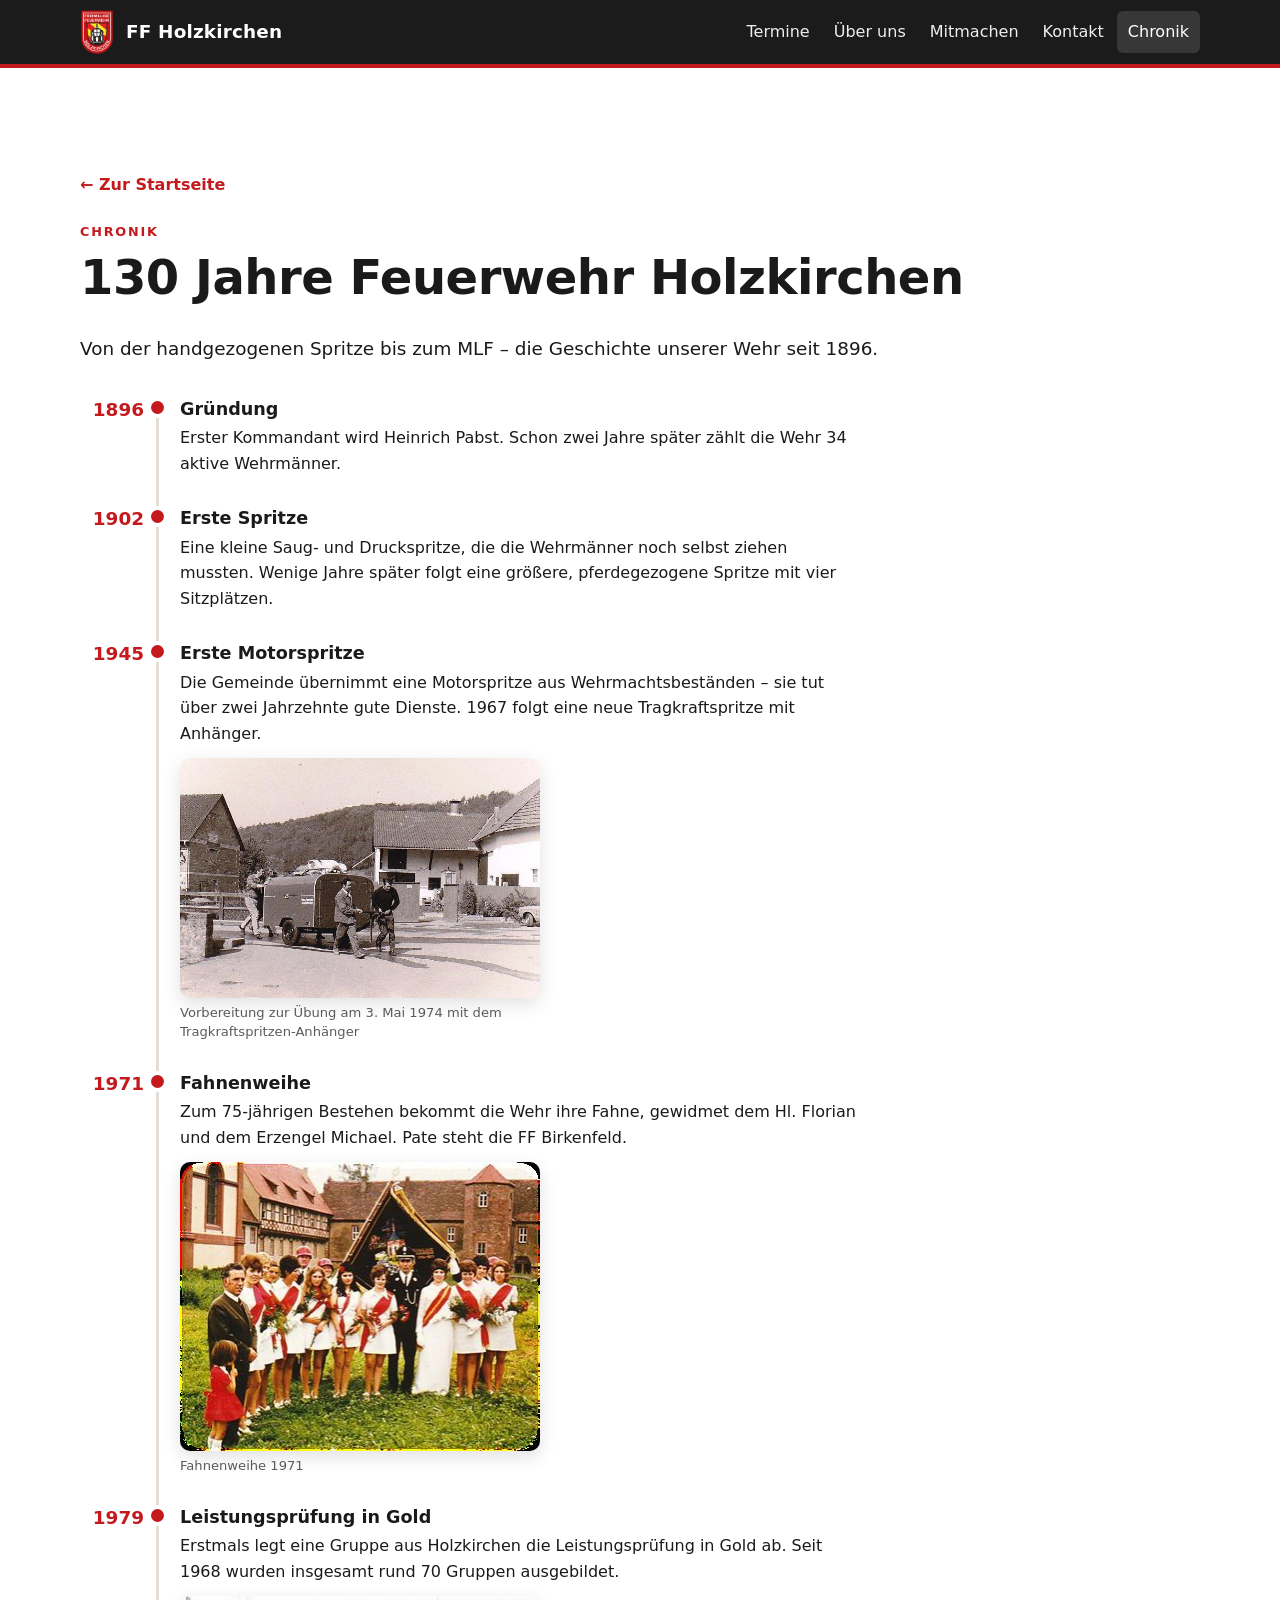
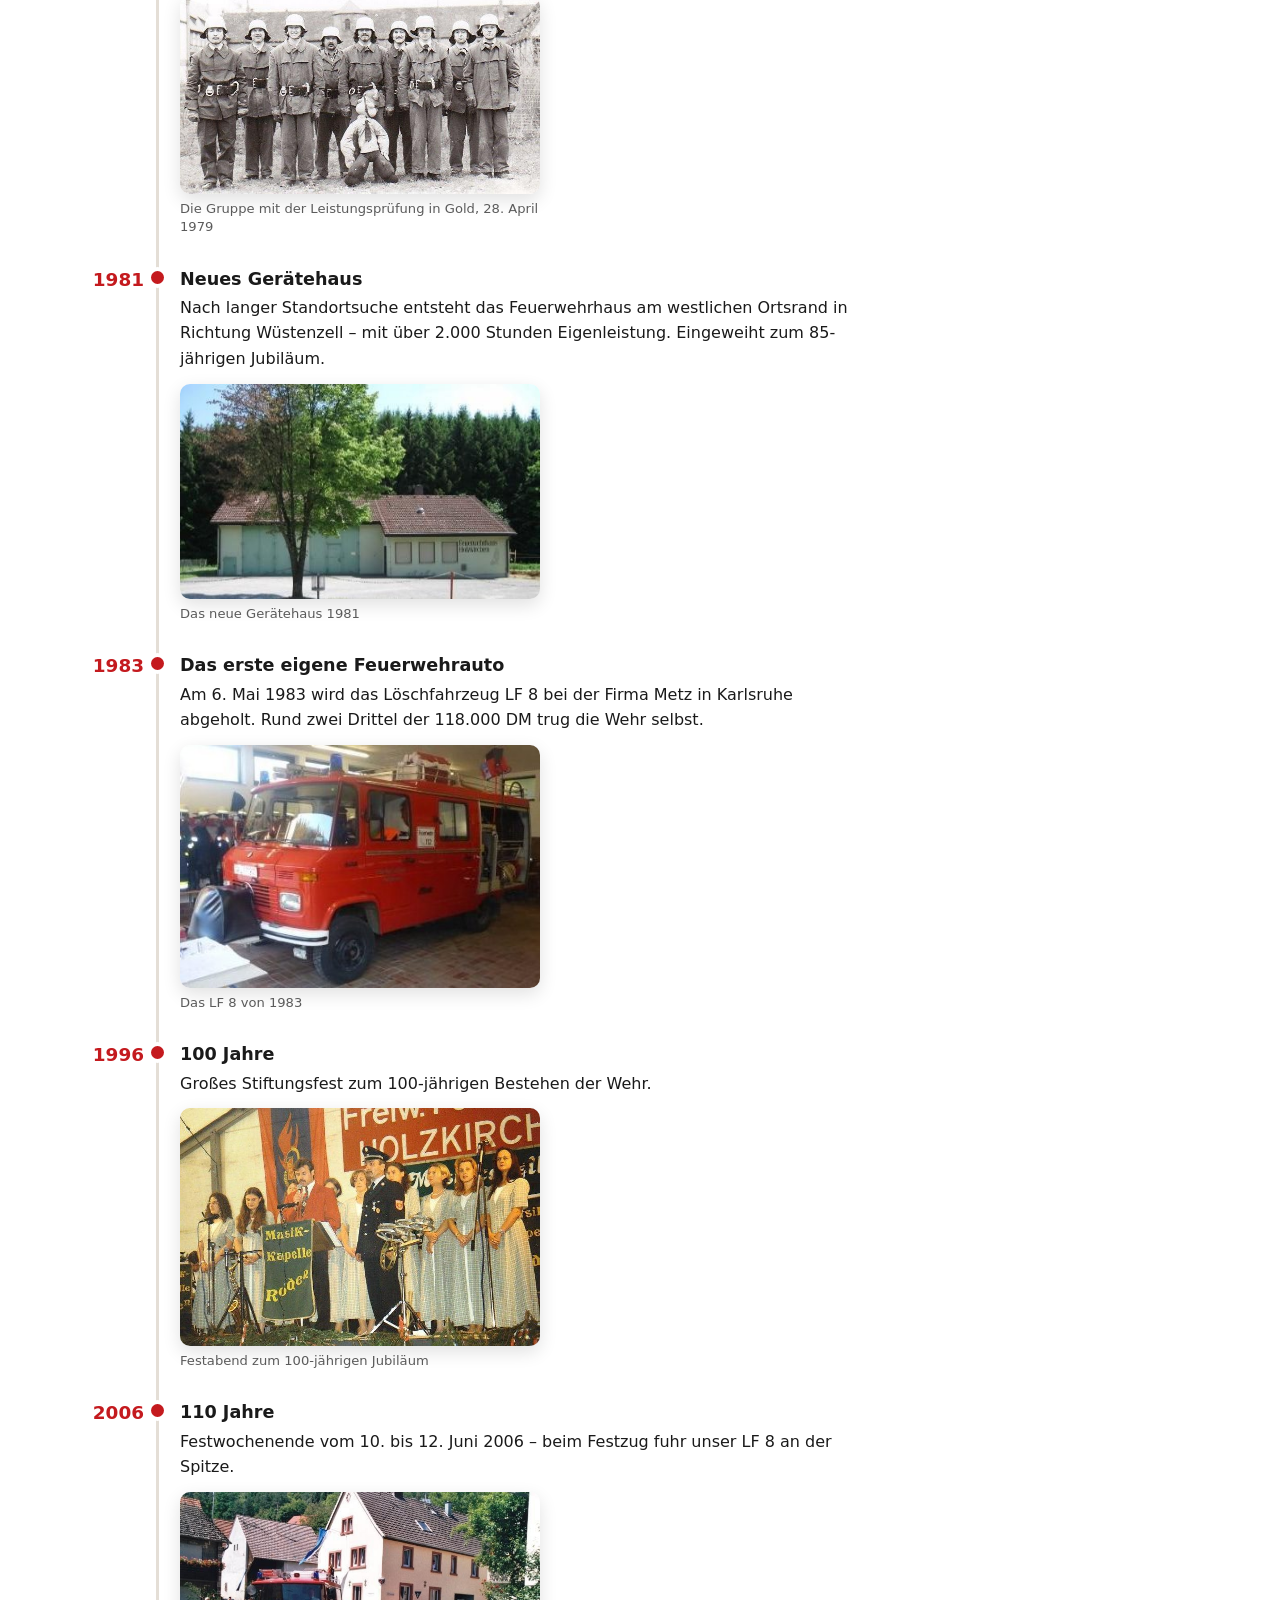
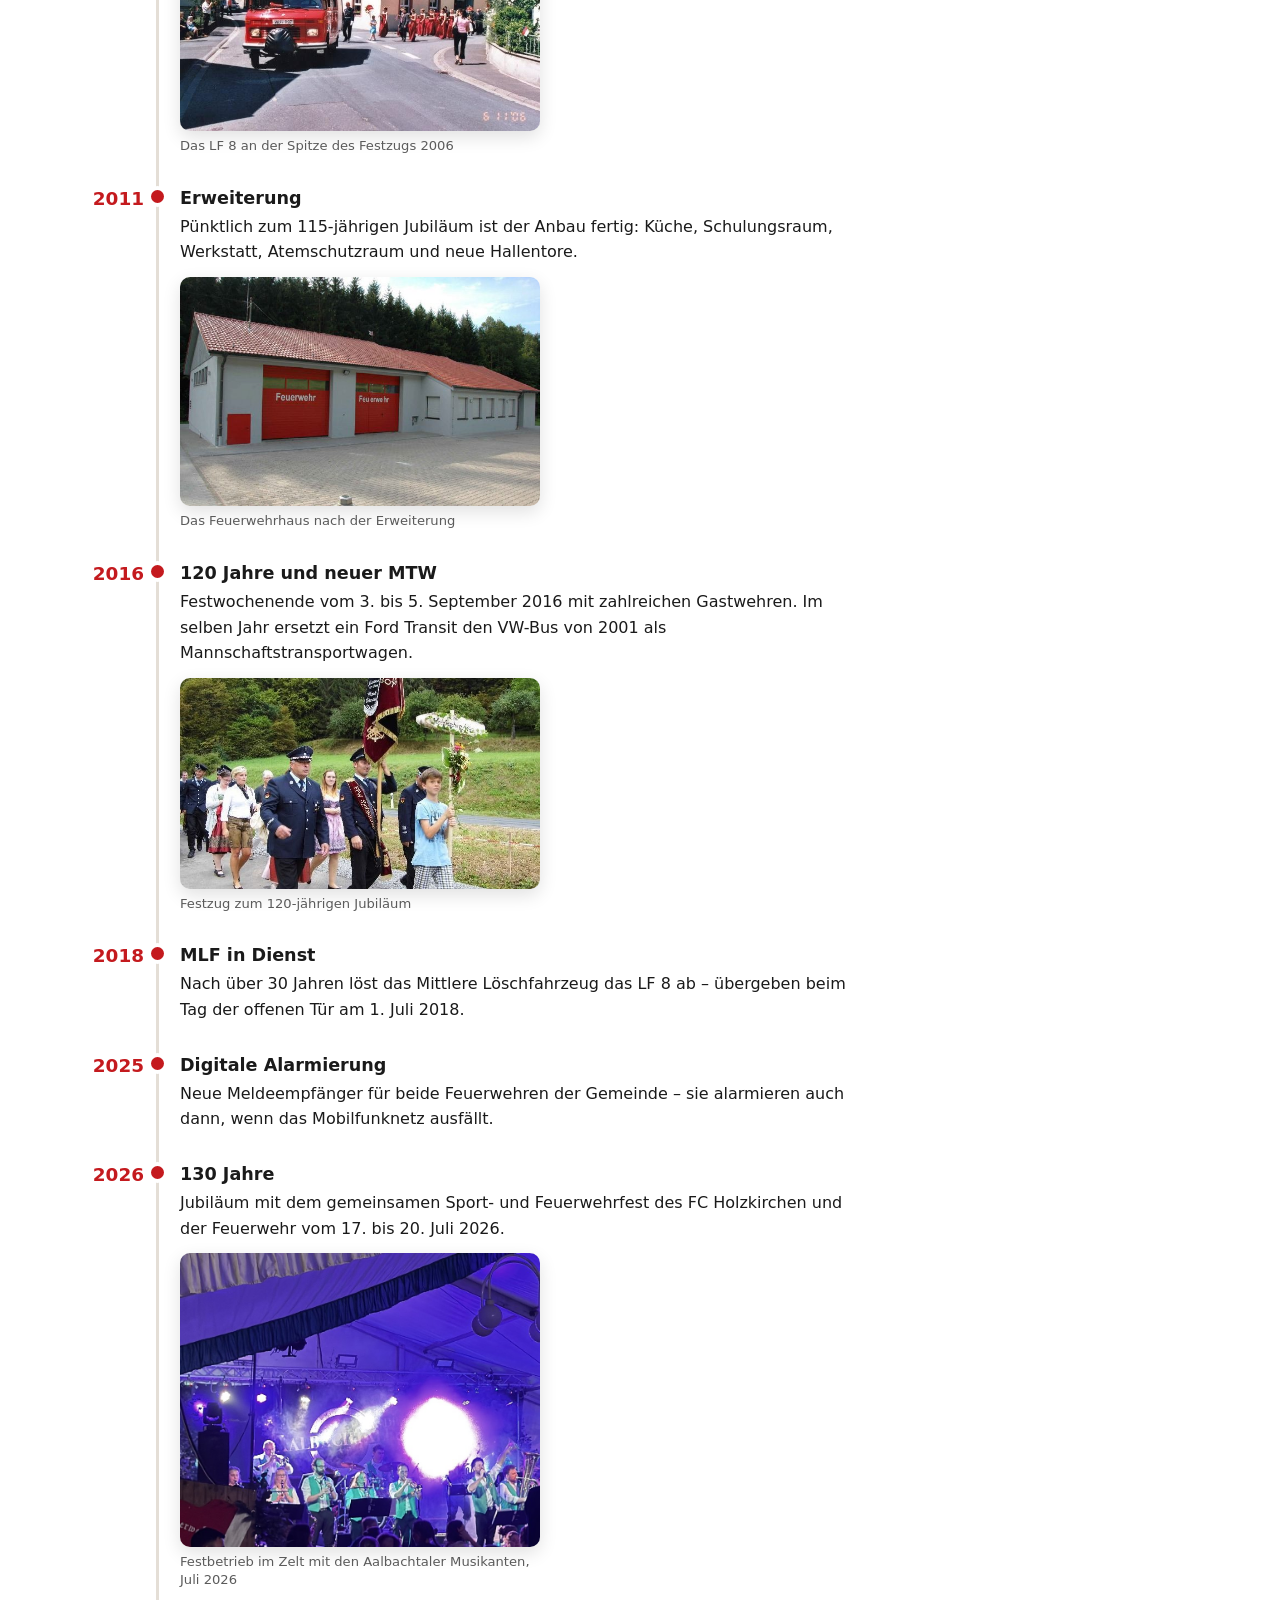
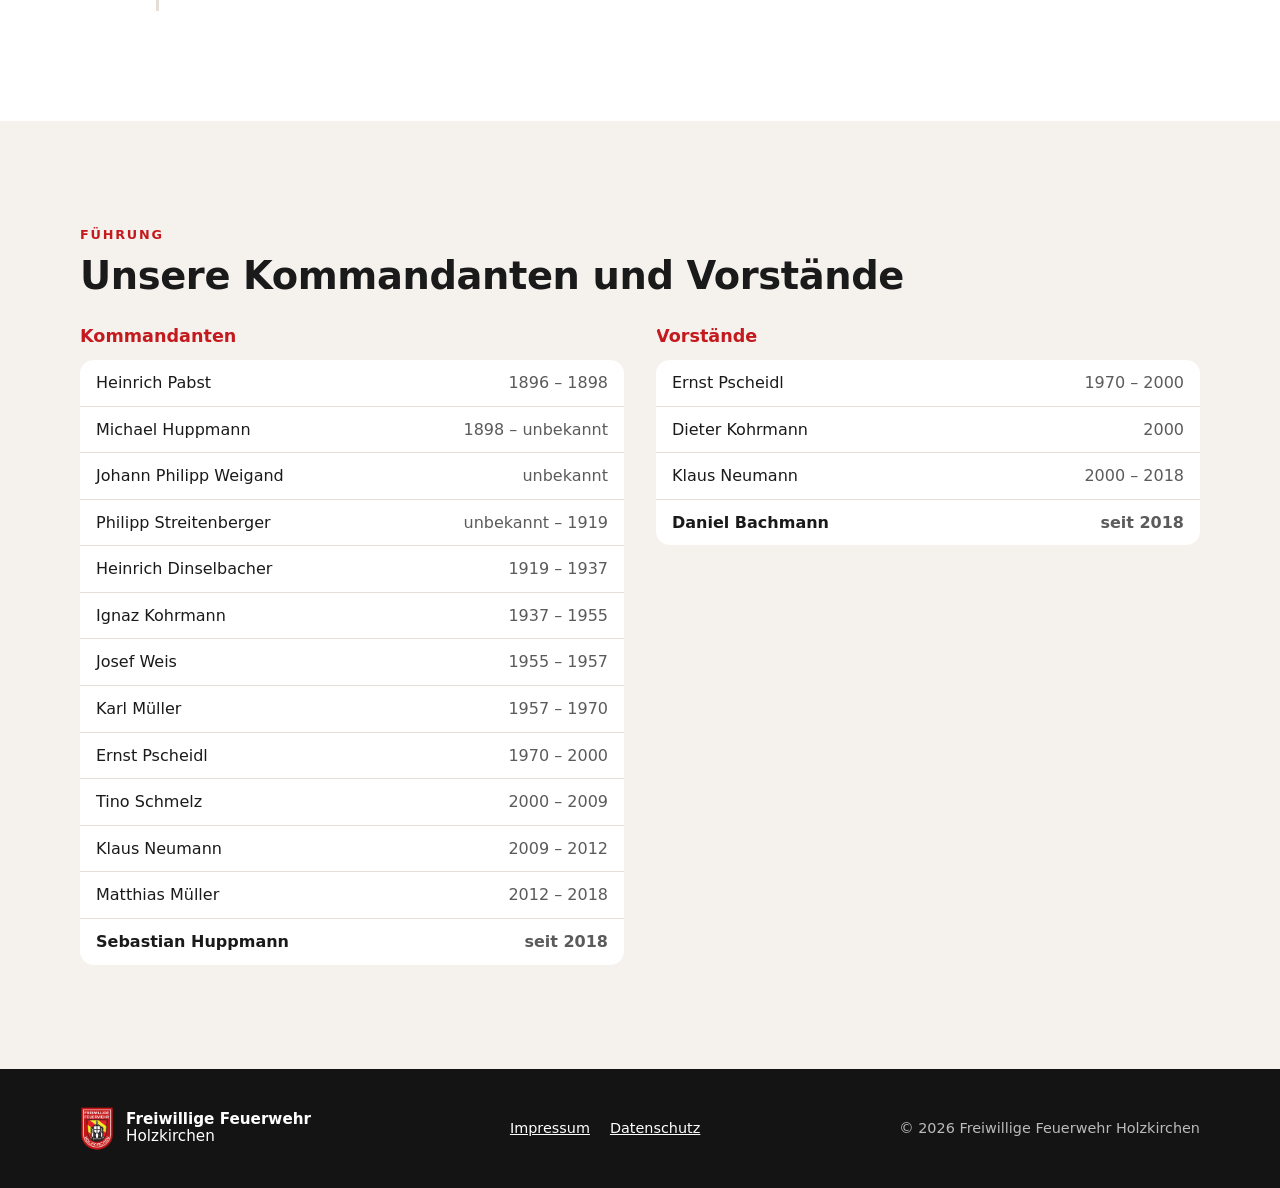
<file: website/chronik.html>
<!doctype html>
<html lang="de">
<head>
  <meta charset="utf-8">
  <meta name="viewport" content="width=device-width, initial-scale=1">
  <title>Chronik – Freiwillige Feuerwehr Holzkirchen</title>
  <meta name="description" content="Freiwillige Feuerwehr Holzkirchen: Chronik seit 1896, Kommandanten und Vorstände.">
  <link rel="icon" href="img/logo.png">
  <link rel="stylesheet" href="style.css">
</head>
<body>

<header class="topbar">
  <div class="wrap topbar-inner">
    <a class="brand" href="index.html">
      <img src="img/logo.png" alt="Wappen der Freiwilligen Feuerwehr Holzkirchen" width="40" height="56">
      <span class="brand-name">FF Holzkirchen</span>
    </a>
    <button class="menu-btn" aria-expanded="false" aria-controls="nav" aria-label="Menü öffnen">
      <span></span><span></span><span></span>
    </button>
    <nav id="nav" class="nav">
      <a href="index.html#termine">Termine</a>
      <a href="index.html#ueber-uns">Über uns</a>
      <a href="index.html#mitmachen">Mitmachen</a>
      <a href="index.html#kontakt">Kontakt</a>
      <a href="chronik.html" aria-current="page">Chronik</a>
    </nav>
  </div>
</header>

<main>
  <!-- CHRONIK -->
  <section id="chronik" class="section chronik-page">
    <div class="wrap">
      <a class="back" href="index.html">← Zur Startseite</a>
      <p class="eyebrow">Chronik</p>
      <h1><span class="jahre">130</span> Jahre Feuerwehr Holzkirchen</h1>
      <p class="lead">Von der handgezogenen Spritze bis zum MLF – die Geschichte unserer Wehr seit 1896.</p>
      <ol class="timeline">
        <li><time>1896</time><div><strong>Gründung</strong><p>Erster Kommandant wird Heinrich Pabst. Schon zwei Jahre später zählt die Wehr 34 aktive Wehrmänner.</p></div></li>
        <li><time>1902</time><div><strong>Erste Spritze</strong><p>Eine kleine Saug- und Druckspritze, die die Wehrmänner noch selbst ziehen mussten. Wenige Jahre später folgt eine größere, pferdegezogene Spritze mit vier Sitzplätzen.</p></div></li>
        <li><time>1945</time><div><strong>Erste Motorspritze</strong><p>Die Gemeinde übernimmt eine Motorspritze aus Wehrmachtsbeständen – sie tut über zwei Jahrzehnte gute Dienste. 1967 folgt eine neue Tragkraftspritze mit Anhänger.</p><figure><img src="img/chronik-1974-uebung.jpg" alt="Vorbereitung zur Übung am 3. Mai 1974 mit dem Tragkraftspritzen-Anhänger" loading="lazy"><figcaption>Vorbereitung zur Übung am 3. Mai 1974 mit dem Tragkraftspritzen-Anhänger</figcaption></figure></div></li>
        <li><time>1971</time><div><strong>Fahnenweihe</strong><p>Zum 75-jährigen Bestehen bekommt die Wehr ihre Fahne, gewidmet dem Hl. Florian und dem Erzengel Michael. Pate steht die FF Birkenfeld.</p><figure><img src="img/chronik-1971-fahnenweihe.jpg" alt="Fahnenweihe 1971" loading="lazy"><figcaption>Fahnenweihe 1971</figcaption></figure></div></li>
        <li><time>1979</time><div><strong>Leistungsprüfung in Gold</strong><p>Erstmals legt eine Gruppe aus Holzkirchen die Leistungsprüfung in Gold ab. Seit 1968 wurden insgesamt rund 70 Gruppen ausgebildet.</p><figure><img src="img/chronik-1979-leistungspruefung.jpg" alt="Die Gruppe mit der Leistungsprüfung in Gold, 28. April 1979" loading="lazy"><figcaption>Die Gruppe mit der Leistungsprüfung in Gold, 28. April 1979</figcaption></figure></div></li>
        <li><time>1981</time><div><strong>Neues Gerätehaus</strong><p>Nach langer Standortsuche entsteht das Feuerwehrhaus am westlichen Ortsrand in Richtung Wüstenzell – mit über 2.000 Stunden Eigenleistung. Eingeweiht zum 85-jährigen Jubiläum.</p><figure><img src="img/chronik-1981-geraetehaus.jpg" alt="Das neue Gerätehaus 1981" loading="lazy"><figcaption>Das neue Gerätehaus 1981</figcaption></figure></div></li>
        <li><time>1983</time><div><strong>Das erste eigene Feuerwehrauto</strong><p>Am 6. Mai 1983 wird das Löschfahrzeug LF 8 bei der Firma Metz in Karlsruhe abgeholt. Rund zwei Drittel der 118.000 DM trug die Wehr selbst.</p><figure><img src="img/chronik-1983-lf8.jpg" alt="Das LF 8 von 1983" loading="lazy"><figcaption>Das LF 8 von 1983</figcaption></figure></div></li>
        <li><time>1996</time><div><strong>100 Jahre</strong><p>Großes Stiftungsfest zum 100-jährigen Bestehen der Wehr.</p><figure><img src="img/chronik-1996-100-jahre.jpg" alt="Festabend zum 100-jährigen Jubiläum" loading="lazy"><figcaption>Festabend zum 100-jährigen Jubiläum</figcaption></figure></div></li>
        <li><time>2006</time><div><strong>110 Jahre</strong><p>Festwochenende vom 10. bis 12. Juni 2006 – beim Festzug fuhr unser LF 8 an der Spitze.</p><figure><img src="img/chronik-2006-festzug-lf8.jpg" alt="Das LF 8 an der Spitze des Festzugs 2006" loading="lazy"><figcaption>Das LF 8 an der Spitze des Festzugs 2006</figcaption></figure></div></li>
        <li><time>2011</time><div><strong>Erweiterung</strong><p>Pünktlich zum 115-jährigen Jubiläum ist der Anbau fertig: Küche, Schulungsraum, Werkstatt, Atemschutzraum und neue Hallentore.</p><figure><img src="img/chronik-2011-feuerwehrhaus.jpg" alt="Das Feuerwehrhaus nach der Erweiterung" loading="lazy"><figcaption>Das Feuerwehrhaus nach der Erweiterung</figcaption></figure></div></li>
        <li><time>2016</time><div><strong>120 Jahre und neuer MTW</strong><p>Festwochenende vom 3. bis 5. September 2016 mit zahlreichen Gastwehren. Im selben Jahr ersetzt ein Ford Transit den VW-Bus von 2001 als Mannschaftstransportwagen.</p><figure><img src="img/chronik-2016-120-jahre.jpg" alt="Festzug zum 120-jährigen Jubiläum" loading="lazy"><figcaption>Festzug zum 120-jährigen Jubiläum</figcaption></figure></div></li>
        <li><time>2018</time><div><strong>MLF in Dienst</strong><p>Nach über 30 Jahren löst das Mittlere Löschfahrzeug das LF 8 ab – übergeben beim Tag der offenen Tür am 1. Juli 2018.</p></div></li>
        <li><time>2025</time><div><strong>Digitale Alarmierung</strong><p>Neue Meldeempfänger für beide Feuerwehren der Gemeinde – sie alarmieren auch dann, wenn das Mobilfunknetz ausfällt.</p></div></li>
        <li><time>2026</time><div><strong>130 Jahre</strong><p>Jubiläum mit dem gemeinsamen Sport- und Feuerwehrfest des FC Holzkirchen und der Feuerwehr vom 17. bis 20. Juli 2026.</p><figure><img src="img/chronik-2026-festzelt.jpg" alt="Festbetrieb im Zelt mit den Aalbachtaler Musikanten, Juli 2026" loading="lazy"><figcaption>Festbetrieb im Zelt mit den Aalbachtaler Musikanten, Juli 2026</figcaption></figure></div></li>
      </ol>
    </div>
  </section>


  <section class="section section-alt">
    <div class="wrap">
      <p class="eyebrow">Führung</p>
      <h2>Unsere Kommandanten und Vorstände</h2>
      <div class="history-grid">
        <table class="history">
          <caption>Kommandanten</caption>
          <tr><td>Heinrich Pabst</td><td>1896 – 1898</td></tr>
          <tr><td>Michael Huppmann</td><td>1898 – unbekannt</td></tr>
          <tr><td>Johann Philipp Weigand</td><td>unbekannt</td></tr>
          <tr><td>Philipp Streitenberger</td><td>unbekannt – 1919</td></tr>
          <tr><td>Heinrich Dinselbacher</td><td>1919 – 1937</td></tr>
          <tr><td>Ignaz Kohrmann</td><td>1937 – 1955</td></tr>
          <tr><td>Josef Weis</td><td>1955 – 1957</td></tr>
          <tr><td>Karl Müller</td><td>1957 – 1970</td></tr>
          <tr><td>Ernst Pscheidl</td><td>1970 – 2000</td></tr>
          <tr><td>Tino Schmelz</td><td>2000 – 2009</td></tr>
          <tr><td>Klaus Neumann</td><td>2009 – 2012</td></tr>
          <tr><td>Matthias Müller</td><td>2012 – 2018</td></tr>
          <tr><td>Sebastian Huppmann</td><td>seit 2018</td></tr>
        </table>
        <table class="history">
          <caption>Vorstände</caption>
          <tr><td>Ernst Pscheidl</td><td>1970 – 2000</td></tr>
          <tr><td>Dieter Kohrmann</td><td>2000</td></tr>
          <tr><td>Klaus Neumann</td><td>2000 – 2018</td></tr>
          <tr><td>Daniel Bachmann</td><td>seit 2018</td></tr>
        </table>
      </div>
    </div>
  </section>
</main>

<footer class="footer">
  <div class="wrap footer-inner">
    <div class="brand">
      <img src="img/logo.png" alt="" width="40" height="56">
      <span><strong>Freiwillige Feuerwehr</strong><br>Holzkirchen</span>
    </div>
    <nav>
      <a href="impressum.html">Impressum</a>
      <a href="datenschutz.html">Datenschutz</a>
    </nav>
    <p>© <span id="year">2026</span> Freiwillige Feuerwehr Holzkirchen</p>
  </div>
</footer>

<script>
  const btn = document.querySelector('.menu-btn'), nav = document.getElementById('nav');
  btn.addEventListener('click', () => {
    const open = nav.classList.toggle('open');
    btn.setAttribute('aria-expanded', open);
  });
  document.getElementById('year').textContent = new Date().getFullYear();
  // Jahre seit Gründung 1896 – aktualisiert sich jedes Jahr von selbst
  document.querySelectorAll('.jahre').forEach(el => el.textContent = new Date().getFullYear() - 1896);
</script>
</body>
</html>
</file>
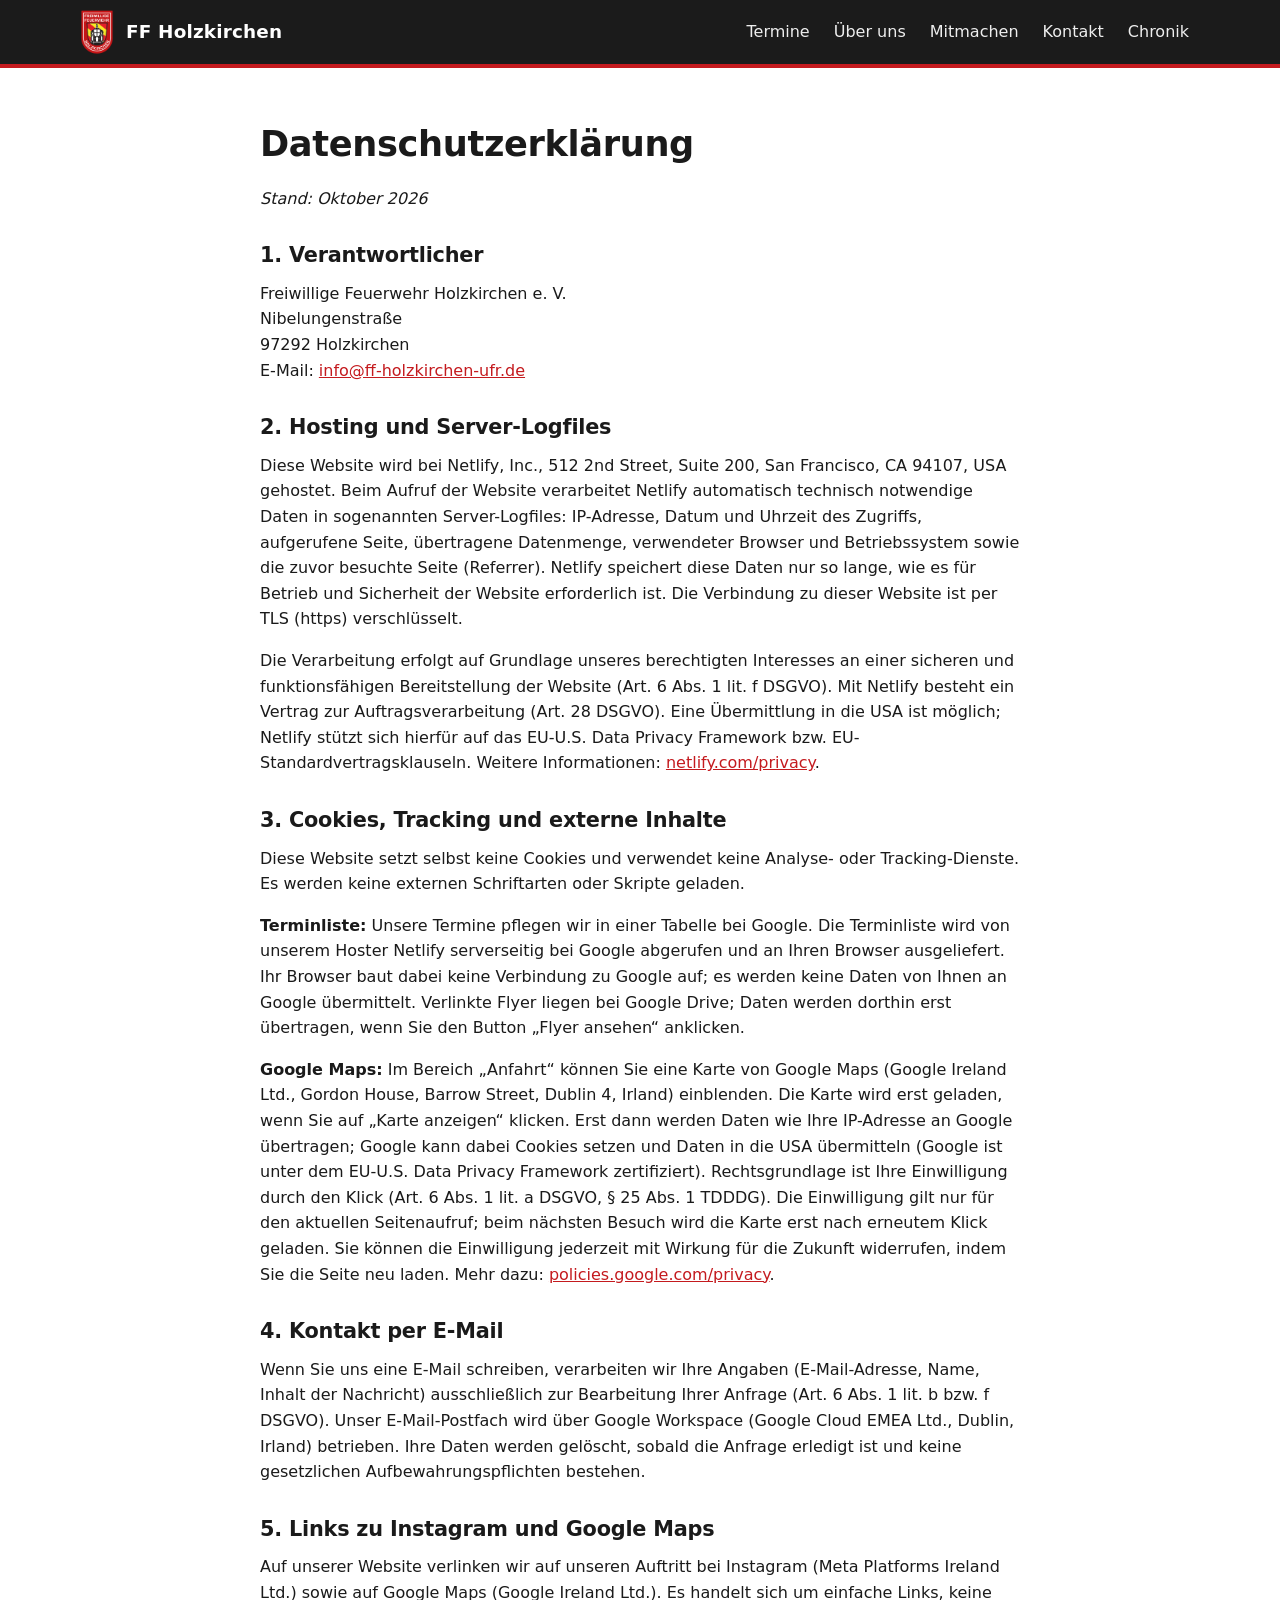
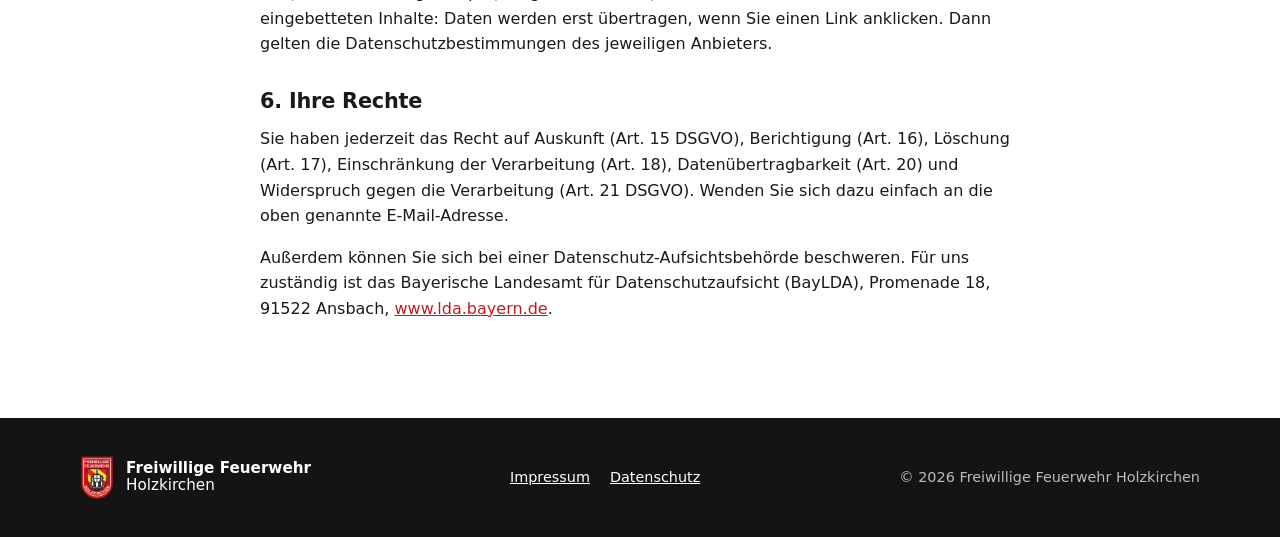
<file: website/datenschutz.html>
<!doctype html>
<html lang="de">
<head>
  <meta charset="utf-8">
  <meta name="viewport" content="width=device-width, initial-scale=1">
  <title>Datenschutzerklärung – Freiwillige Feuerwehr Holzkirchen</title>
  <link rel="icon" href="img/logo.png">
  <link rel="stylesheet" href="style.css">
</head>
<body>
<header class="topbar">
  <div class="wrap topbar-inner">
    <a class="brand" href="index.html">
      <img src="img/logo.png" alt="Wappen der Freiwilligen Feuerwehr Holzkirchen" width="40" height="56">
      <span class="brand-name">FF Holzkirchen</span>
    </a>
    <button class="menu-btn" aria-expanded="false" aria-controls="nav" aria-label="Menü öffnen">
      <span></span><span></span><span></span>
    </button>
    <nav id="nav" class="nav">
      <a href="index.html#termine">Termine</a>
      <a href="index.html#ueber-uns">Über uns</a>
      <a href="index.html#mitmachen">Mitmachen</a>
      <a href="index.html#kontakt">Kontakt</a>
      <a href="chronik.html">Chronik</a>
    </nav>
  </div>
</header>
<main class="wrap legal">
  <h1>Datenschutzerklärung</h1>
  <p><em>Stand: Oktober 2026</em></p>

  <h2>1. Verantwortlicher</h2>
  <p>Freiwillige Feuerwehr Holzkirchen e.&nbsp;V.<br>Nibelungenstraße<br>97292 Holzkirchen<br>E-Mail: <a href="mailto:info@ff-holzkirchen-ufr.de">info@ff-holzkirchen-ufr.de</a></p>

  <h2>2. Hosting und Server-Logfiles</h2>
  <p>Diese Website wird bei Netlify, Inc., 512 2nd Street, Suite 200, San Francisco, CA 94107, USA gehostet. Beim Aufruf der Website verarbeitet Netlify automatisch technisch notwendige Daten in sogenannten Server-Logfiles: IP-Adresse, Datum und Uhrzeit des Zugriffs, aufgerufene Seite, übertragene Datenmenge, verwendeter Browser und Betriebssystem sowie die zuvor besuchte Seite (Referrer). Netlify speichert diese Daten nur so lange, wie es für Betrieb und Sicherheit der Website erforderlich ist. Die Verbindung zu dieser Website ist per TLS (https) verschlüsselt.</p>
  <p>Die Verarbeitung erfolgt auf Grundlage unseres berechtigten Interesses an einer sicheren und funktionsfähigen Bereitstellung der Website (Art. 6 Abs. 1 lit. f DSGVO). Mit Netlify besteht ein Vertrag zur Auftragsverarbeitung (Art. 28 DSGVO). Eine Übermittlung in die USA ist möglich; Netlify stützt sich hierfür auf das EU-U.S. Data Privacy Framework bzw. EU-Standardvertragsklauseln. Weitere Informationen: <a href="https://www.netlify.com/privacy/" target="_blank" rel="noopener">netlify.com/privacy</a>.</p>

  <h2>3. Cookies, Tracking und externe Inhalte</h2>
  <p>Diese Website setzt selbst keine Cookies und verwendet keine Analyse- oder Tracking-Dienste. Es werden keine externen Schriftarten oder Skripte geladen.</p>
  <p><strong>Terminliste:</strong> Unsere Termine pflegen wir in einer Tabelle bei Google. Die Terminliste wird von unserem Hoster Netlify serverseitig bei Google abgerufen und an Ihren Browser ausgeliefert. Ihr Browser baut dabei keine Verbindung zu Google auf; es werden keine Daten von Ihnen an Google übermittelt. Verlinkte Flyer liegen bei Google Drive; Daten werden dorthin erst übertragen, wenn Sie den Button „Flyer ansehen“ anklicken.</p>

  <p><strong>Google Maps:</strong> Im Bereich „Anfahrt“ können Sie eine Karte von Google Maps (Google Ireland Ltd., Gordon House, Barrow Street, Dublin 4, Irland) einblenden. Die Karte wird erst geladen, wenn Sie auf „Karte anzeigen“ klicken. Erst dann werden Daten wie Ihre IP-Adresse an Google übertragen; Google kann dabei Cookies setzen und Daten in die USA übermitteln (Google ist unter dem EU-U.S. Data Privacy Framework zertifiziert). Rechtsgrundlage ist Ihre Einwilligung durch den Klick (Art. 6 Abs. 1 lit. a DSGVO, § 25 Abs. 1 TDDDG). Die Einwilligung gilt nur für den aktuellen Seitenaufruf; beim nächsten Besuch wird die Karte erst nach erneutem Klick geladen. Sie können die Einwilligung jederzeit mit Wirkung für die Zukunft widerrufen, indem Sie die Seite neu laden. Mehr dazu: <a href="https://policies.google.com/privacy" target="_blank" rel="noopener">policies.google.com/privacy</a>.</p>

  <h2>4. Kontakt per E-Mail</h2>
  <p>Wenn Sie uns eine E-Mail schreiben, verarbeiten wir Ihre Angaben (E-Mail-Adresse, Name, Inhalt der Nachricht) ausschließlich zur Bearbeitung Ihrer Anfrage (Art. 6 Abs. 1 lit. b bzw. f DSGVO). Unser E-Mail-Postfach wird über Google Workspace (Google Cloud EMEA Ltd., Dublin, Irland) betrieben. Ihre Daten werden gelöscht, sobald die Anfrage erledigt ist und keine gesetzlichen Aufbewahrungspflichten bestehen.</p>

  <h2>5. Links zu Instagram und Google Maps</h2>
  <p>Auf unserer Website verlinken wir auf unseren Auftritt bei Instagram (Meta Platforms Ireland Ltd.) sowie auf Google Maps (Google Ireland Ltd.). Es handelt sich um einfache Links, keine eingebetteten Inhalte: Daten werden erst übertragen, wenn Sie einen Link anklicken. Dann gelten die Datenschutzbestimmungen des jeweiligen Anbieters.</p>

  <h2>6. Ihre Rechte</h2>
  <p>Sie haben jederzeit das Recht auf Auskunft (Art. 15 DSGVO), Berichtigung (Art. 16), Löschung (Art. 17), Einschränkung der Verarbeitung (Art. 18), Datenübertragbarkeit (Art. 20) und Widerspruch gegen die Verarbeitung (Art. 21 DSGVO). Wenden Sie sich dazu einfach an die oben genannte E-Mail-Adresse.</p>
  <p>Außerdem können Sie sich bei einer Datenschutz-Aufsichtsbehörde beschweren. Für uns zuständig ist das Bayerische Landesamt für Datenschutzaufsicht (BayLDA), Promenade 18, 91522 Ansbach, <a href="https://www.lda.bayern.de" target="_blank" rel="noopener">www.lda.bayern.de</a>.</p>
</main>
<footer class="footer">
  <div class="wrap footer-inner">
    <div class="brand">
      <img src="img/logo.png" alt="" width="40" height="56">
      <span><strong>Freiwillige Feuerwehr</strong><br>Holzkirchen</span>
    </div>
    <nav>
      <a href="impressum.html">Impressum</a>
      <a href="datenschutz.html">Datenschutz</a>
    </nav>
    <p>© <span id="year">2026</span> Freiwillige Feuerwehr Holzkirchen</p>
  </div>
</footer>
<script>
  const btn = document.querySelector('.menu-btn'), nav = document.getElementById('nav');
  btn.addEventListener('click', () => {
    const open = nav.classList.toggle('open');
    btn.setAttribute('aria-expanded', open);
  });
  document.getElementById('year').textContent = new Date().getFullYear();
</script>
</body>
</html>
</file>
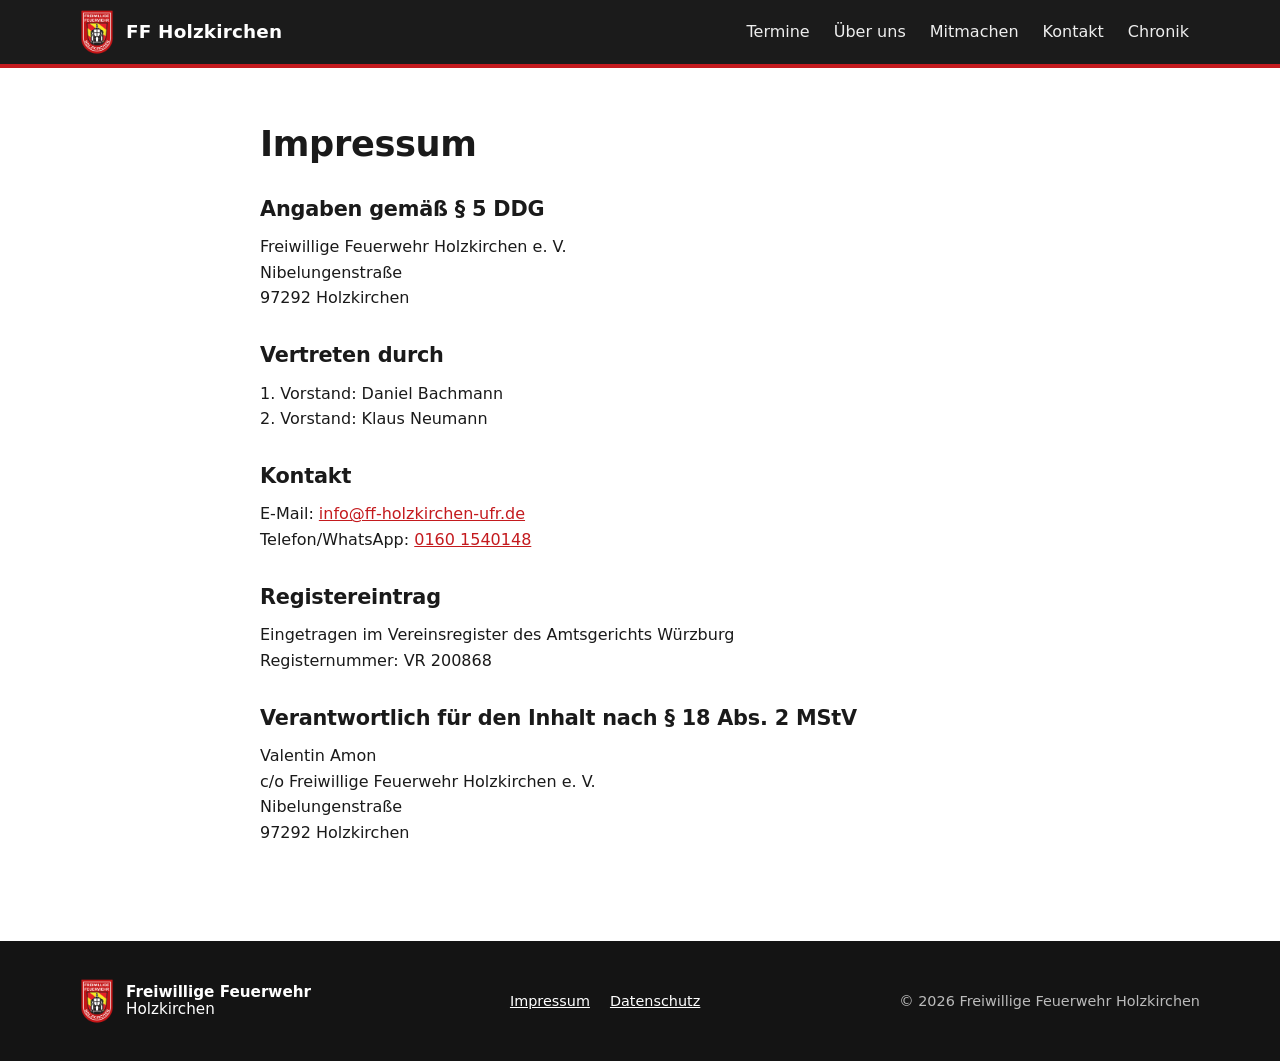
<file: website/impressum.html>
<!doctype html>
<html lang="de">
<head>
  <meta charset="utf-8">
  <meta name="viewport" content="width=device-width, initial-scale=1">
  <title>Impressum – Freiwillige Feuerwehr Holzkirchen</title>
  <link rel="icon" href="img/logo.png">
  <link rel="stylesheet" href="style.css">
</head>
<body>
<header class="topbar">
  <div class="wrap topbar-inner">
    <a class="brand" href="index.html">
      <img src="img/logo.png" alt="Wappen der Freiwilligen Feuerwehr Holzkirchen" width="40" height="56">
      <span class="brand-name">FF Holzkirchen</span>
    </a>
    <button class="menu-btn" aria-expanded="false" aria-controls="nav" aria-label="Menü öffnen">
      <span></span><span></span><span></span>
    </button>
    <nav id="nav" class="nav">
      <a href="index.html#termine">Termine</a>
      <a href="index.html#ueber-uns">Über uns</a>
      <a href="index.html#mitmachen">Mitmachen</a>
      <a href="index.html#kontakt">Kontakt</a>
      <a href="chronik.html">Chronik</a>
    </nav>
  </div>
</header>
<main class="wrap legal">
  <h1>Impressum</h1>
  <h2>Angaben gemäß § 5 DDG</h2>
  <p>Freiwillige Feuerwehr Holzkirchen e.&nbsp;V.<br>Nibelungenstraße<br>97292 Holzkirchen</p>
  <h2>Vertreten durch</h2>
  <p>1. Vorstand: Daniel Bachmann<br>2. Vorstand: Klaus Neumann</p>
  <h2>Kontakt</h2>
  <p>E-Mail: <a href="mailto:info@ff-holzkirchen-ufr.de">info@ff-holzkirchen-ufr.de</a><br>Telefon/WhatsApp: <a href="tel:+491601540148">0160 1540148</a></p>
  <h2>Registereintrag</h2>
  <p>Eingetragen im Vereinsregister des Amtsgerichts Würzburg<br>Registernummer: VR 200868</p>
  <h2>Verantwortlich für den Inhalt nach § 18 Abs. 2 MStV</h2>
  <p>Valentin Amon<br>c/o Freiwillige Feuerwehr Holzkirchen e.&nbsp;V.<br>Nibelungenstraße<br>97292 Holzkirchen</p>
</main>
<footer class="footer">
  <div class="wrap footer-inner">
    <div class="brand">
      <img src="img/logo.png" alt="" width="40" height="56">
      <span><strong>Freiwillige Feuerwehr</strong><br>Holzkirchen</span>
    </div>
    <nav>
      <a href="impressum.html">Impressum</a>
      <a href="datenschutz.html">Datenschutz</a>
    </nav>
    <p>© <span id="year">2026</span> Freiwillige Feuerwehr Holzkirchen</p>
  </div>
</footer>
<script>
  const btn = document.querySelector('.menu-btn'), nav = document.getElementById('nav');
  btn.addEventListener('click', () => {
    const open = nav.classList.toggle('open');
    btn.setAttribute('aria-expanded', open);
  });
  document.getElementById('year').textContent = new Date().getFullYear();
</script>
</body>
</html>
</file>
<file: website/style.css>
:root {
  --red: #c41a1e;
  --red-dark: #8f1013;
  --yellow: #f5d90a;
  --ink: #1a1a1a;
  --muted: #5b5b5b;
  --bg: #ffffff;
  --bg-alt: #f5f2ee;
  --line: #e4ded6;
  --radius: 14px;
  --font: system-ui, -apple-system, "Segoe UI", Roboto, "Helvetica Neue", Arial, sans-serif;
}

* { box-sizing: border-box; }
html { scroll-behavior: smooth; scroll-padding-top: 76px; }
body { margin: 0; font-family: var(--font); color: var(--ink); background: var(--bg); line-height: 1.6; }
img { max-width: 100%; display: block; }
a { color: var(--red); }
h1, h2, h3 { line-height: 1.15; margin: 0 0 .6em; letter-spacing: -.01em; }
h2 { font-size: clamp(1.7rem, 3.5vw, 2.4rem); }
p { margin: 0 0 1em; }

.wrap { width: min(1120px, 100% - 32px); margin-inline: auto; }
.section { padding: clamp(56px, 9vw, 104px) 0; }
.section-alt { background: var(--bg-alt); }
.eyebrow { text-transform: uppercase; letter-spacing: .14em; font-size: .8rem; font-weight: 700; color: var(--red); margin-bottom: .6em; }
.lead { font-size: 1.15rem; }
.muted { color: var(--muted); font-size: .95rem; }

/* Buttons */
.btn { display: inline-block; padding: .8em 1.5em; border-radius: 8px; font-weight: 700; font-size: 1.05rem; text-decoration: none; transition: transform .15s, background .15s; }
.btn:hover { transform: translateY(-2px); }
.btn-primary { background: var(--red); color: #fff; box-shadow: 0 4px 14px rgba(196,26,30,.35); }
.btn-primary:hover { background: var(--red-dark); }
.btn-ghost { border: 2px solid #fff; color: #fff; }
.btn-outline { border: 2px solid var(--red); color: var(--red); }
.btn-outline:hover { background: var(--red); color: #fff; }
.btn-ghost:hover { background: rgba(255,255,255,.15); }

/* Topbar */
.topbar { position: sticky; top: 0; z-index: 50; background: #1b1b1b; color: #fff; border-bottom: 4px solid var(--red); }
.topbar-inner { display: flex; align-items: center; justify-content: space-between; height: 64px; }
.brand { display: flex; align-items: center; gap: 12px; color: inherit; text-decoration: none; line-height: 1.15; font-size: .95rem; }
.brand img { width: 34px; height: auto; }
.brand-name { font-weight: 800; font-size: 1.15rem; letter-spacing: .01em; }
.nav { display: flex; gap: 2px; }
.nav a { color: #eee; text-decoration: none; font-weight: 500; padding: 8px 11px; border-radius: 6px; }
.nav a:hover { background: rgba(255,255,255,.1); color: #fff; }
.menu-btn { display: none; background: none; border: 0; padding: 10px; cursor: pointer; }
.menu-btn span { display: block; width: 24px; height: 2px; background: #fff; margin: 5px 0; }

/* Hero */
.hero { position: relative; min-height: min(80vh, 640px); display: flex; align-items: center; color: #fff; overflow: hidden; background: #222; }
.hero-bg { position: absolute; inset: 0; width: 100%; height: 100%; object-fit: cover; object-position: center 40%; }
.hero::after { content: ""; position: absolute; inset: 0; background: linear-gradient(90deg, rgba(0,0,0,.72) 0%, rgba(0,0,0,.5) 50%, rgba(0,0,0,.15) 100%); }
.hero-inner { position: relative; z-index: 1; display: flex; align-items: center; justify-content: space-between; gap: 40px; padding: 72px 0; }
.hero-content { max-width: 700px; }
.hero-badge { display: inline-block; background: var(--yellow); color: #1b1b1b; font-weight: 800; text-transform: uppercase; letter-spacing: .06em; font-size: .9rem; padding: 6px 14px; border-radius: 6px; margin-bottom: 1.2em; }
.hero h1 { font-size: clamp(2.4rem, 6vw, 4.2rem); text-shadow: 0 2px 16px rgba(0,0,0,.4); }
.hero .lead { font-size: clamp(1.05rem, 2vw, 1.3rem); max-width: 560px; text-shadow: 0 1px 8px rgba(0,0,0,.5); }
.hero-actions { display: flex; gap: 14px; flex-wrap: wrap; margin-top: 1.6em; }
.hero-logo { width: clamp(160px, 22vw, 240px); height: auto; flex-shrink: 0; filter: drop-shadow(0 8px 24px rgba(0,0,0,.45)); }
.hazard { height: 14px; background: repeating-linear-gradient(-45deg, var(--red) 0 18px, var(--yellow) 18px 36px); }

/* Emergency */
.emergency { background: #fff8cc; border-bottom: 1px solid var(--line); padding: clamp(36px, 6vw, 56px) 0; }
.emergency-head { display: flex; align-items: center; gap: 28px; margin-bottom: 28px; }
.emergency-head h2 { margin-bottom: .2em; }
.emergency-head p { margin: 0; max-width: 680px; }
.emergency-num { font-size: clamp(3rem, 8vw, 4.6rem); font-weight: 900; color: #fff; background: var(--red); text-decoration: none; line-height: 1; padding: 14px 22px; border-radius: 12px; flex-shrink: 0; }
.w-fragen { list-style: none; counter-reset: w; margin: 0; padding: 0; display: grid; grid-template-columns: repeat(5, 1fr); gap: 12px; }
.w-fragen li { counter-increment: w; background: #fff; border-radius: 10px; padding: 18px 16px; border-top: 4px solid var(--red); line-height: 1.35; }
.w-fragen li::before { content: counter(w); display: block; font-weight: 900; color: var(--red); font-size: .85rem; margin-bottom: 6px; }
.w-fragen strong { color: var(--red); }
.w-fragen small { display: block; color: var(--muted); font-size: .88rem; margin-top: 6px; }
@media (max-width: 960px) { .w-fragen { grid-template-columns: 1fr 1fr; } }
@media (max-width: 480px) { .w-fragen { grid-template-columns: 1fr; } .emergency-head { flex-direction: column; align-items: flex-start; gap: 16px; } }

/* About */
.about-img { width: 100%; aspect-ratio: 4 / 3; object-fit: cover; border-radius: var(--radius); box-shadow: 0 10px 30px rgba(0,0,0,.15); }

/* Two column */
.two-col { display: grid; grid-template-columns: 1fr 1fr; gap: clamp(32px, 6vw, 72px); align-items: center; }
.two-col.reverse > :first-child { order: 0; }


/* Badge */
.badge { display: inline-block; background: var(--bg-alt); color: var(--muted); font-size: .8rem; font-weight: 700; padding: 4px 12px; border-radius: 999px; margin-bottom: 12px; text-transform: uppercase; letter-spacing: .08em; }

/* Fahrzeug */
.photo-stack { position: relative; aspect-ratio: 1 / 1; }
.photo-stack img { position: absolute; border-radius: var(--radius); object-fit: cover; box-shadow: 0 10px 30px rgba(0,0,0,.18); }
.photo-stack img:first-child { width: 78%; height: 70%; top: 0; left: 0; }
.photo-stack img:last-child { width: 50%; height: 62%; right: 0; bottom: 0; border: 6px solid #fff; }

/* CTA */
.cta { position: relative; color: #fff; background: var(--red-dark); overflow: hidden; }
.cta-bg { position: absolute; inset: 0; width: 100%; height: 100%; object-fit: cover; opacity: .25; mix-blend-mode: luminosity; }
.cta::before { content: ""; position: absolute; inset: 0; background: linear-gradient(90deg, var(--red) 0%, rgba(196,26,30,.85) 55%, rgba(143,16,19,.4) 100%); z-index: 1; }
.cta-inner { position: relative; z-index: 2; max-width: 1120px; }
.cta-inner > * { max-width: 620px; }
.cta .eyebrow { color: var(--yellow); }
.cta h2 { font-size: clamp(2.2rem, 5vw, 3.4rem); }
.checks { list-style: none; padding: 0; margin: 0 0 2em; }
.checks li { padding-left: 32px; position: relative; margin-bottom: .6em; }
.checks li::before { content: "✓"; position: absolute; left: 0; top: 0; font-weight: 900; color: var(--yellow); }
.cta .btn-primary { background: #fff; color: var(--red); }
.cta .btn-primary:hover { background: var(--yellow); }

/* Gallery */
.gallery { display: grid; grid-template-columns: repeat(3, 1fr); gap: 12px; margin-top: 24px; }
.gallery button { padding: 0; border: 0; background: none; cursor: zoom-in; border-radius: 10px; overflow: hidden; aspect-ratio: 4 / 5; }
.gallery img { width: 100%; height: 100%; object-fit: cover; transition: transform .4s; }
.gallery button:hover img { transform: scale(1.05); }

.lightbox { border: 0; padding: 0; background: transparent; max-width: 92vw; max-height: 92vh; }
.lightbox::backdrop { background: rgba(0,0,0,.85); }
.lightbox img { max-width: 92vw; max-height: 88vh; border-radius: 8px; }
.lightbox-close { position: fixed; top: 16px; right: 20px; background: none; border: 0; color: #fff; font-size: 2.4rem; cursor: pointer; }

/* Anfahrt */
.map-embed { border-radius: var(--radius); overflow: hidden; aspect-ratio: 4 / 3; background: var(--bg-alt); border: 1px solid var(--line); }
.map-embed iframe { width: 100%; height: 100%; border: 0; display: block; }
.map-consent { height: 100%; display: flex; flex-direction: column; align-items: center; justify-content: center; gap: 8px; text-align: center; padding: 24px;
  background: repeating-linear-gradient(0deg, transparent 0 39px, rgba(0,0,0,.05) 39px 40px), repeating-linear-gradient(90deg, transparent 0 39px, rgba(0,0,0,.05) 39px 40px), var(--bg-alt); }
.map-consent .map-pin { font-size: 2.2rem; }
.map-consent strong { font-size: 1.2rem; }
.map-consent .btn { margin: 10px 0 4px; }
.map-consent small { color: var(--muted); font-size: .8rem; max-width: 380px; line-height: 1.45; }

/* Kontakt */
address { font-style: normal; background: #fff; border-radius: var(--radius); padding: 20px 24px; border-left: 4px solid var(--red); }
.links { display: grid; gap: 12px; }
.link-card { display: flex; align-items: center; gap: 16px; background: #fff; border-radius: var(--radius); padding: 16px 20px; text-decoration: none; color: var(--ink); border: 1px solid var(--line); transition: border-color .15s, transform .15s; }
.link-card:hover { border-color: var(--red); transform: translateX(4px); }
.link-card strong { display: block; }
.link-card small { color: var(--muted); }
.link-icon { font-size: 1.5rem; width: 44px; height: 44px; display: grid; place-items: center; background: var(--bg-alt); border-radius: 50%; flex-shrink: 0; }

/* Footer */
.footer { background: #141414; color: #bbb; padding: 36px 0; font-size: .9rem; }
.footer-inner { display: flex; align-items: center; justify-content: space-between; gap: 24px; flex-wrap: wrap; }
.footer .brand { color: #fff; }
.footer nav { display: flex; gap: 20px; }
.footer a { color: #fff; }
.footer p { margin: 0; }

/* Legal pages */
.legal { padding: 56px 0 80px; max-width: 760px; }
.legal h1 { font-size: 2.2rem; }
.legal h2 { font-size: 1.3rem; margin-top: 1.6em; }

/* Responsive */
@media (max-width: 1080px) {
  .menu-btn { display: block; }
  .nav { display: none; position: absolute; top: 68px; left: 0; right: 0; flex-direction: column; background: #1b1b1b; border-bottom: 4px solid var(--red); padding: 8px 16px 16px; }
  .nav.open { display: flex; }
  .nav a { padding: 12px; }
}
@media (max-width: 860px) {
  .hero-logo { display: none; }
  .two-col { grid-template-columns: 1fr; }
  .two-col.reverse > :first-child { order: 1; }
  .gallery { grid-template-columns: 1fr 1fr; }
}
@media (max-width: 480px) {
  }
@media (prefers-reduced-motion: reduce) {
  html { scroll-behavior: auto; }
  * { transition: none !important; }
}

/* Termine (dynamisch) */
.termine { margin: 24px 0 40px; }
.termine-leer { background: #fff; border-radius: var(--radius); padding: 22px 26px; border-left: 4px solid var(--red); margin: 0; }
.next-event { display: grid; grid-template-columns: 150px 1fr; gap: 32px; align-items: center; background: #fff; border-radius: var(--radius); padding: 28px; box-shadow: 0 8px 30px rgba(0,0,0,.06); border-top: 6px solid var(--red); }
.date-block { background: var(--red); color: #fff; border-radius: 10px; text-align: center; padding: 18px 10px; display: grid; line-height: 1.05; font-weight: 800; }
.date-block span { font-size: 1.3rem; letter-spacing: .04em; }
.date-block strong { font-size: 3.4rem; }
.next-event h3 { font-size: 1.8rem; margin-bottom: .3em; }
.next-meta { font-weight: 600; }
.badge-next { background: var(--yellow); color: #1b1b1b; }
.termin-liste { list-style: none; margin: 16px 0 0; padding: 0; display: grid; gap: 10px; }
.termin-liste li { display: flex; gap: 20px; align-items: center; background: #fff; border-radius: 10px; padding: 14px 20px; }
.tl-date { font-weight: 800; color: var(--red); min-width: 6.5em; }
.termin-liste strong { display: block; }
.termin-liste small { color: var(--muted); }
@media (max-width: 560px) {
  .next-event { grid-template-columns: 1fr; gap: 18px; padding: 20px; }
  .date-block { grid-auto-flow: column; justify-content: start; gap: 10px; align-items: baseline; padding: 12px 16px; }
  .date-block strong { font-size: 1.6rem; }
  .termin-liste li { flex-direction: column; align-items: flex-start; gap: 4px; }
}
.tl-flyer { margin-left: auto; font-weight: 700; font-size: .9rem; text-decoration: none; border: 2px solid var(--red); border-radius: 8px; padding: 4px 12px; white-space: nowrap; }
.tl-flyer:hover { background: var(--red); color: #fff; }
@media (max-width: 560px) { .tl-flyer { margin-left: 0; margin-top: 6px; } }
.next-event > *, .termin-liste li > * { min-width: 0; }
.next-event h3, .termin-liste strong { overflow-wrap: break-word; hyphens: auto; }
@media (max-width: 560px) { .next-event h3 { font-size: 1.45rem; } }

/* Motto */
.motto { margin: 1.6em 0 0; padding: 4px 0 4px 20px; border-left: 4px solid var(--yellow); font-style: italic; color: var(--muted); line-height: 1.7; }

/* Motto-Zusatz */
.motto small { display: block; font-style: normal; font-size: .8rem; margin-top: 4px; }

/* Kennzahlen */
.stats { list-style: none; margin: 48px 0 0; padding: 0; display: grid; grid-template-columns: repeat(4, 1fr); gap: 12px; }
.stats li { background: var(--bg-alt); border-radius: var(--radius); padding: 20px; border-top: 4px solid var(--red); }
.stats strong { display: block; font-size: 1.5rem; color: var(--red); line-height: 1.2; }
.stats span { color: var(--muted); font-size: .92rem; }

/* Team */
.team-grid { display: grid; grid-template-columns: 1fr 1.3fr; gap: 32px; align-items: start; margin: 24px 0 28px; }
.leaders { list-style: none; margin: 0; padding: 0; display: grid; gap: 10px; }
.leaders li { background: #fff; border-radius: 10px; padding: 14px 18px; border-left: 4px solid var(--red); }
.leaders span { display: block; font-size: .78rem; text-transform: uppercase; letter-spacing: .08em; color: var(--red); font-weight: 700; }
.leaders strong { font-size: 1.1rem; }
.team-photo { margin: 0; }
.team-photo img { border-radius: var(--radius); box-shadow: 0 10px 30px rgba(0,0,0,.12); width: 100%; }
.team-photo figcaption { color: var(--muted); font-size: .88rem; margin-top: 8px; }

/* Chronik */
.timeline { list-style: none; margin: 32px 0 0; padding: 0; position: relative; }
.timeline::before { content: ""; position: absolute; left: 76px; top: 6px; bottom: 6px; width: 3px; background: var(--line); }
.timeline li { display: grid; grid-template-columns: 64px 1fr; gap: 36px; padding-bottom: 28px; position: relative; }
.timeline li::before { content: ""; position: absolute; left: 71px; top: 6px; width: 13px; height: 13px; border-radius: 50%; background: var(--red); box-shadow: 0 0 0 4px #fff; }
.timeline time { font-weight: 900; font-size: 1.15rem; color: var(--red); text-align: right; }
.timeline strong { display: block; font-size: 1.1rem; margin-bottom: 2px; }
.timeline p { margin: 0; max-width: 680px; }
.timeline img { margin-top: 12px; width: min(360px, 100%); border-radius: 10px; box-shadow: 0 6px 18px rgba(0,0,0,.12); }

@media (max-width: 860px) {
  .stats { grid-template-columns: 1fr 1fr; }
  .team-grid { grid-template-columns: 1fr; }
}
@media (max-width: 480px) {
  .timeline::before { left: 6px; }
  .timeline li { grid-template-columns: 1fr; gap: 2px; padding-left: 30px; }
  .timeline li::before { left: 1px; }
  .timeline time { text-align: left; }
}
.stats li { min-width: 0; }
.stats strong { overflow-wrap: break-word; hyphens: auto; }
@media (max-width: 480px) { .stats { grid-template-columns: 1fr; } .stats strong { font-size: 1.3rem; } }

/* Chronik-Seite */
.chronik-page h1 { font-size: clamp(2rem, 5vw, 3rem); }
.back { display: inline-block; margin-bottom: 24px; font-weight: 600; text-decoration: none; }
.back:hover { text-decoration: underline; }
.nav a[aria-current="page"] { background: rgba(255,255,255,.12); color: #fff; }
.history-grid { display: grid; grid-template-columns: 1fr 1fr; gap: 32px; align-items: start; margin-top: 24px; }
.history { width: 100%; border-collapse: collapse; background: #fff; border-radius: var(--radius); overflow: hidden; }
.history caption { text-align: left; font-weight: 800; font-size: 1.1rem; color: var(--red); padding-bottom: 10px; }
.history td { padding: 10px 16px; border-bottom: 1px solid var(--line); }
.history tr:last-child td { border-bottom: 0; font-weight: 700; }
.history td:last-child { text-align: right; color: var(--muted); white-space: nowrap; }
@media (max-width: 760px) { .history-grid { grid-template-columns: 1fr; } }

/* Feinschliff: Abstände Über uns, Bildunterschrift im Bild */
.motto { margin-bottom: 28px; }
.motto + .btn { margin-top: 4px; }
.team-photo { position: relative; }
.team-photo figcaption { position: absolute; left: 16px; bottom: 16px; margin: 0; background: rgba(27,27,27,.78); color: #fff; font-size: .85rem; font-weight: 600; padding: 6px 12px; border-radius: 6px; }
.legal { overflow-wrap: break-word; hyphens: auto; }
@media (max-width: 480px) { .legal h1 { font-size: 1.8rem; } }

/* Vorstandschaft innerhalb "Über uns" */
.team-block { margin-top: 56px; }
.team-block h3 { font-size: clamp(1.4rem, 2.6vw, 1.8rem); margin-bottom: 0; }
.team-block .leaders li { background: var(--bg-alt); }

/* Kein seitliches Verrutschen auf dem Handy */
body { overflow-x: clip; }

/* Notruf auf dem Handy kompakt */
@media (max-width: 600px) {
  .emergency { padding: 28px 0; }
  .emergency-head { flex-direction: row; align-items: center; gap: 14px; margin-bottom: 16px; }
  .emergency-num { font-size: 2.2rem; padding: 10px 14px; }
  .emergency-head h2 { font-size: 1.35rem; }
  .emergency-head p { font-size: .9rem; line-height: 1.45; }
  .w-fragen { grid-template-columns: 1fr; gap: 6px; }
  .w-fragen li { padding: 10px 14px; border-top: 0; border-left: 4px solid var(--red); }
  .w-fragen li::before { display: inline; margin: 0 10px 0 0; }
  .w-fragen small { display: none; }
}

/* Adresse bei Anfahrt */
.address-line { margin: 20px 0 4px; padding: 14px 18px; background: var(--bg-alt); border-left: 4px solid var(--red); border-radius: 10px; line-height: 1.5; display: flex; align-items: center; justify-content: space-between; gap: 16px; flex-wrap: wrap; }
.address-line address { background: none; border: 0; padding: 0; border-radius: 0; }

/* Chronik: Bilder mit Unterschrift */
.timeline figure { margin: 12px 0 0; width: min(360px, 100%); }
.timeline figure img { margin-top: 0; width: 100%; }
.timeline figcaption { font-size: .82rem; color: var(--muted); margin-top: 6px; line-height: 1.4; }
</file>
